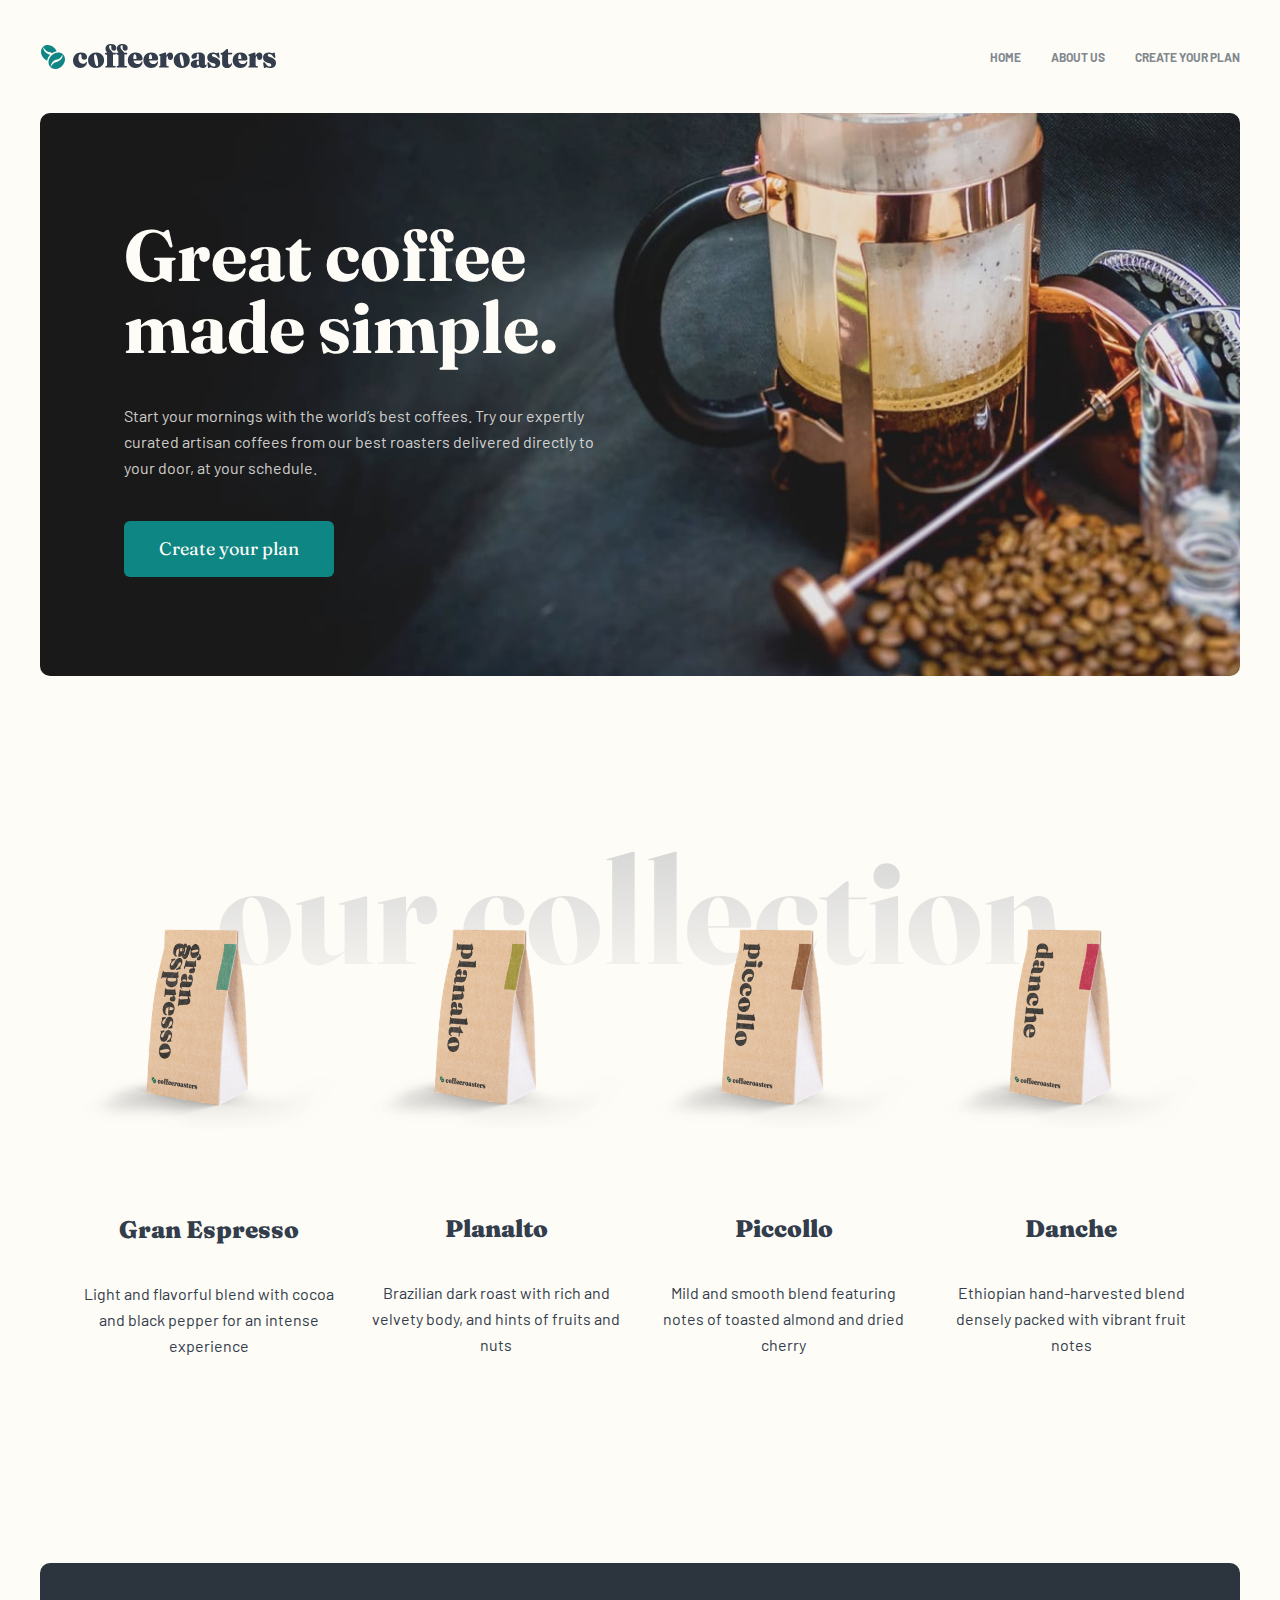
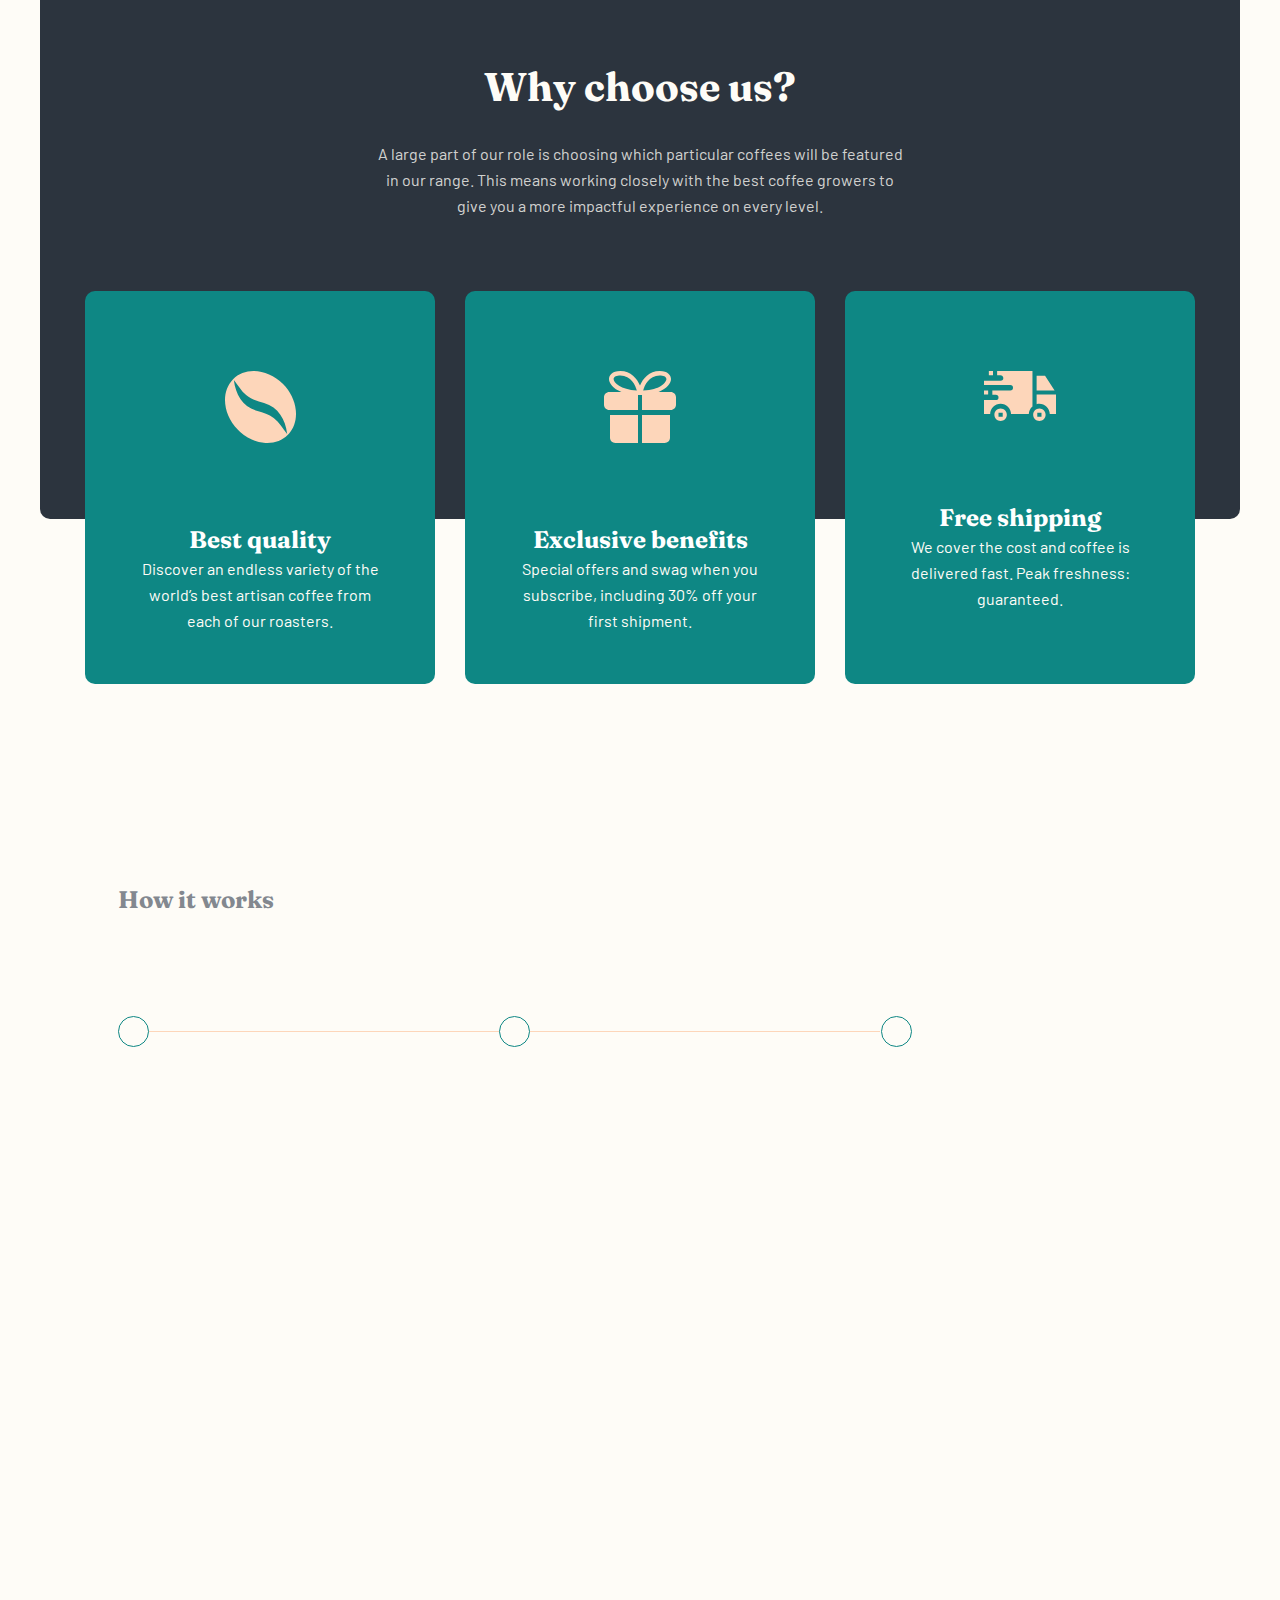
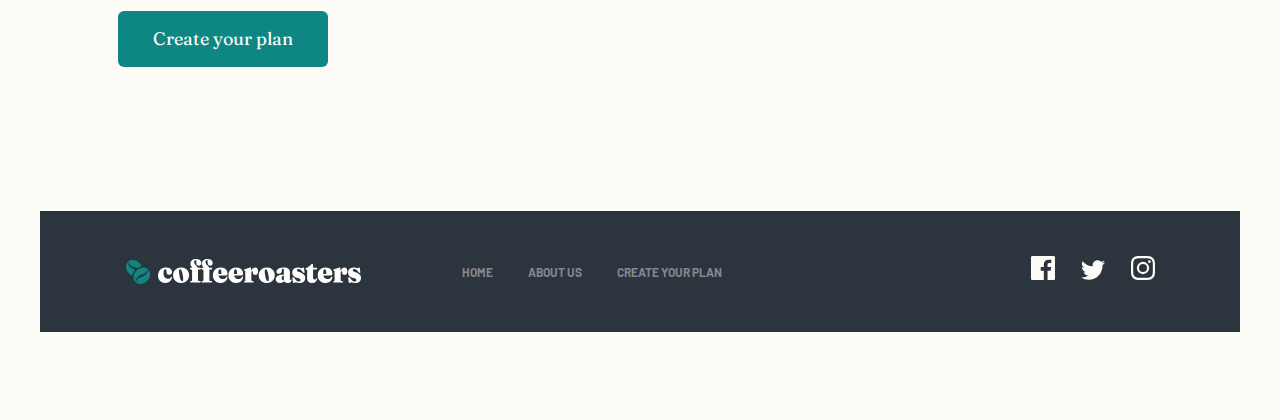
<file: index.html>
<!DOCTYPE html>
<html lang="en">
  <head>
    <meta charset="UTF-8" />
    <meta name="viewport" content="width=device-width, initial-scale=1.0" />

    <link rel="icon" type="image/x-icon" href="/assets/favicon.png">

    <link rel="stylesheet" href="./css/style.css" />
    <link rel="preconnect" href="https://fonts.gstatic.com" />
    <link
      href="https://fonts.googleapis.com/css2?family=Barlow:ital,wght@0,400;0,700;1,400;1,700&family=Fraunces:wght@900&display=swap"
      rel="stylesheet"
    />
    <link href="https://unpkg.com/aos@2.3.1/dist/aos.css" rel="stylesheet">
    <title>Frontend Mentor | Coffeeroasters subscription site</title>
  </head>
  <body>
    <header>
      <div class="container">
        <div class="logo">
          <a href="./index.html" aria-label="Homepage logo link"
            ><img src="assets/shared/desktop/logo.svg" alt="logo"
          /></a>
        </div>
        <button class="menu-toggle" aria-pressed="false"></button>
        <nav aria-label="main-navigation">
          <div class="nav-content">
          <ul>
            <li><a href="./index.html">Home</a></li>
            <li><a href="./about.html">About Us</a></li>
            <li><a href="./plan.html">Create Your Plan</a></li>
          </ul>
        </div>
        </nav>
      </div>
    </header>
    <div class="container" role="main">
      <section id="home-hero" class="hero">
        <picture>
          <source
            srcset="./assets/home/mobile/image-hero-coffeepress.jpg"
            media="(max-width: 600px)"
          />
          <source
            srcset="./assets/home/tablet/image-hero-coffeepress.jpg"
            media="(max-width: 800px)"
          />
          <img
            src="./assets/home/desktop/image-hero-coffeepress.jpg"
            alt="Coffeepress"
          />
        </picture>
        <div class="caption">
          <h1>Great coffee made simple.</h1>
          <p>
            Start your mornings with the world’s best coffees. Try our expertly
            curated artisan coffees from our best roasters delivered directly to
            your door, at your schedule.
          </p>
          <a href="./plan.html" class="button">Create your plan</a>
        </div>
      </section>

      <section id="our-collection">
        <div class="container">
        <div class="coffeewrap">
          <h2>Our collection</h2>

        <div class="coffee">
          <img
            src="./assets/home/desktop/image-gran-espresso.png"
            alt="Gran Espresso"
          />
          <h3>Gran Espresso</h3>
          <p>
            <p></p>Light and flavorful blend with cocoa and black pepper for an intense
            experience
          </p>
        </div>
        <div class="coffee">
          <img src="./assets/home/desktop/image-planalto.png" alt="Planalto" />
          <h3>Planalto</h3>
          <p>
            <p>Brazilian dark roast with rich and velvety body, and hints of fruits
            and nuts</p>
          </p>
        </div>
        <div class="coffee">
          <img src="./assets/home/desktop/image-piccollo.png" alt="Piccollo" />
          <h3>Piccollo</h3>
          <p>Mild and smooth blend featuring notes of toasted almond and dried
            cherry</p>
        </div>
        <div class="coffee">
          <img src="./assets/home/desktop/image-danche.png" alt="Danche" />
          <h3>Danche</h3>
          <p>Ethiopian hand-harvested blend densely packed with vibrant
            fruit notes</p>
        </div>
      </div>
      </div>
      </section>

      <section id="why-choose-us">
        <div class="choose-bg">
        <h2>Why choose us?</h2>
        <p>A large part of our role is choosing which
          particular coffees will be featured in our range. This means working closely
          with the best coffee growers to give you a more impactful experience on
          every level.</p>
        </div>
          <div id="choose-boxes">
            <div class="box">
              <img src="./assets/home/desktop/icon-coffee-bean.svg" alt="Best quality">
              <div class="content-box">
              <h3>Best quality</h3>
              <p>Discover an endless variety of the world’s best
                artisan coffee from each of our roasters.</p>
              </div>

            </div>
            <div class="box">
              <img src="./assets/home/desktop/icon-gift.svg" alt="Exclusive benefits">
              <div class="content-box">
              <h3>Exclusive benefits</h3>
              <p>Special offers
                and swag when you subscribe, including 30% off your first shipment.</p>
              </div>
            </div>
            <div class="box">
              <img src="./assets/home/desktop/icon-truck.svg" alt="Free
              shipping">
              <div class="content-box">
              <h3>Free
                shipping</h3>
              <p>We cover the cost and coffee is delivered fast. Peak freshness:
                guaranteed.</p>
              </div>
            </div>
          </div>
      </section>

      <section id="how-it-works">
        <h4>How it works</h4>

        <div id="line-with-dots">
          <div class="dot"></div>
          <div class="dot"></div>
          <div class="dot"></div>
        </div>
        <div class="how-box" data-aos="fade-up"
        data-aos-duration="1000" data-aos-delay="600" data-aos-anchor="#how-it-works" data-aos-anchor-placement="top-bottom">
          <span class="step-num">01</span>
          <h3>Pick your coffee</h3>
          <p>Select from our evolving range
            of artisan coffees. Our beans are ethically sourced and we pay fair prices
            for them. There are new coffees in all profiles every month for you to try
            out.</p>
        </div>
        <div class="how-box" data-aos="fade-up"
        data-aos-duration="1000" data-aos-delay="900" data-aos-anchor="#how-it-works" data-aos-anchor-placement="top-bottom">
          <span class="step-num">02</span>
          <h3>Choose the frequency</h3>
          <p>Customize your order frequency, quantity, even
            your roast style and grind type. Pause, skip or cancel your subscription
            with no commitment through our online portal.</p>
        </div>
        <div class="how-box" data-aos="fade-up"
        data-aos-duration="1000" data-aos-delay="1200" data-aos-anchor="#how-it-works" data-aos-anchor-placement="top-bottom">
          <span class="step-num">03</span>
          <h3>Receive and enjoy!</h3>
          <p>We ship
            your package within 48 hours, freshly roasted. Sit back and enjoy
            award-winning world-class coffees curated to provide a distinct tasting
            experience. 3</p>
        </div>
        <div class="button-row">        
          <a href="./plan.html" class="button">Create your plan</a>
        </div>
      </section>
    </div>

    <div class="container">
    <footer>
      <img src="./assets/shared/desktop/logo-footer.svg" class="logo" alt="Logo">

      <nav aria-label="footer-navigation">
        <ul>
          <li><a href="./index.html">Home</a></li>
          <li><a href="./about.html">About Us</a></li>
          <li><a href="./plan.html">Create Your Plan</a></li>
        </ul>
      </nav>

      <div class="social">
        <a href="#" aria-label="Facebook link"><svg xmlns="http://www.w3.org/2000/svg" width="24" height="24" class="social-img facebook"><path fill="#FEFCF7" d="M22.675 0H1.325C.593 0 0 .593 0 1.325v21.351C0 23.407.593 24 1.325 24H12.82v-9.294H9.692v-3.622h3.128V8.413c0-3.1 1.893-4.788 4.659-4.788 1.325 0 2.463.099 2.795.143v3.24l-1.918.001c-1.504 0-1.795.715-1.795 1.763v2.313h3.587l-.467 3.622h-3.12V24h6.116c.73 0 1.323-.593 1.323-1.325V1.325C24 .593 23.407 0 22.675 0z"/></svg></a>

        <a href="#" aria-label="Twitter link"><svg xmlns="http://www.w3.org/2000/svg" width="24" height="20" class="social-img twitter"><path fill="#FEFCF7" d="M24 2.557a9.83 9.83 0 01-2.828.775A4.932 4.932 0 0023.337.608a9.864 9.864 0 01-3.127 1.195A4.916 4.916 0 0016.616.248c-3.179 0-5.515 2.966-4.797 6.045A13.978 13.978 0 011.671 1.149a4.93 4.93 0 001.523 6.574 4.903 4.903 0 01-2.229-.616c-.054 2.281 1.581 4.415 3.949 4.89a4.935 4.935 0 01-2.224.084 4.928 4.928 0 004.6 3.419A9.9 9.9 0 010 17.54a13.94 13.94 0 007.548 2.212c9.142 0 14.307-7.721 13.995-14.646A10.025 10.025 0 0024 2.557z"/></svg></a>

        <a href="#" aria-label="Instagram link"><svg xmlns="http://www.w3.org/2000/svg" width="24" height="24" class="social-img instagram"><path fill="#FEFCF7" d="M12 2.163c3.204 0 3.584.012 4.85.07 3.252.148 4.771 1.691 4.919 4.919.058 1.265.069 1.645.069 4.849 0 3.205-.012 3.584-.069 4.849-.149 3.225-1.664 4.771-4.919 4.919-1.266.058-1.644.07-4.85.07-3.204 0-3.584-.012-4.849-.07-3.26-.149-4.771-1.699-4.919-4.92-.058-1.265-.07-1.644-.07-4.849 0-3.204.013-3.583.07-4.849.149-3.227 1.664-4.771 4.919-4.919 1.266-.057 1.645-.069 4.849-.069zM12 0C8.741 0 8.333.014 7.053.072 2.695.272.273 2.69.073 7.052.014 8.333 0 8.741 0 12c0 3.259.014 3.668.072 4.948.2 4.358 2.618 6.78 6.98 6.98C8.333 23.986 8.741 24 12 24c3.259 0 3.668-.014 4.948-.072 4.354-.2 6.782-2.618 6.979-6.98.059-1.28.073-1.689.073-4.948 0-3.259-.014-3.667-.072-4.947-.196-4.354-2.617-6.78-6.979-6.98C15.668.014 15.259 0 12 0zm0 5.838a6.162 6.162 0 100 12.324 6.162 6.162 0 000-12.324zM12 16a4 4 0 110-8 4 4 0 010 8zm6.406-11.845a1.44 1.44 0 100 2.881 1.44 1.44 0 000-2.881z"/></svg></a>

      </div>
    </footer>
    </div>

    <script src="./index.js"></script>
    <script src="https://unpkg.com/aos@2.3.1/dist/aos.js"></script>
    <script>
      AOS.init({
        once: true,
      });
    </script>
  </body>
</html>
</file>
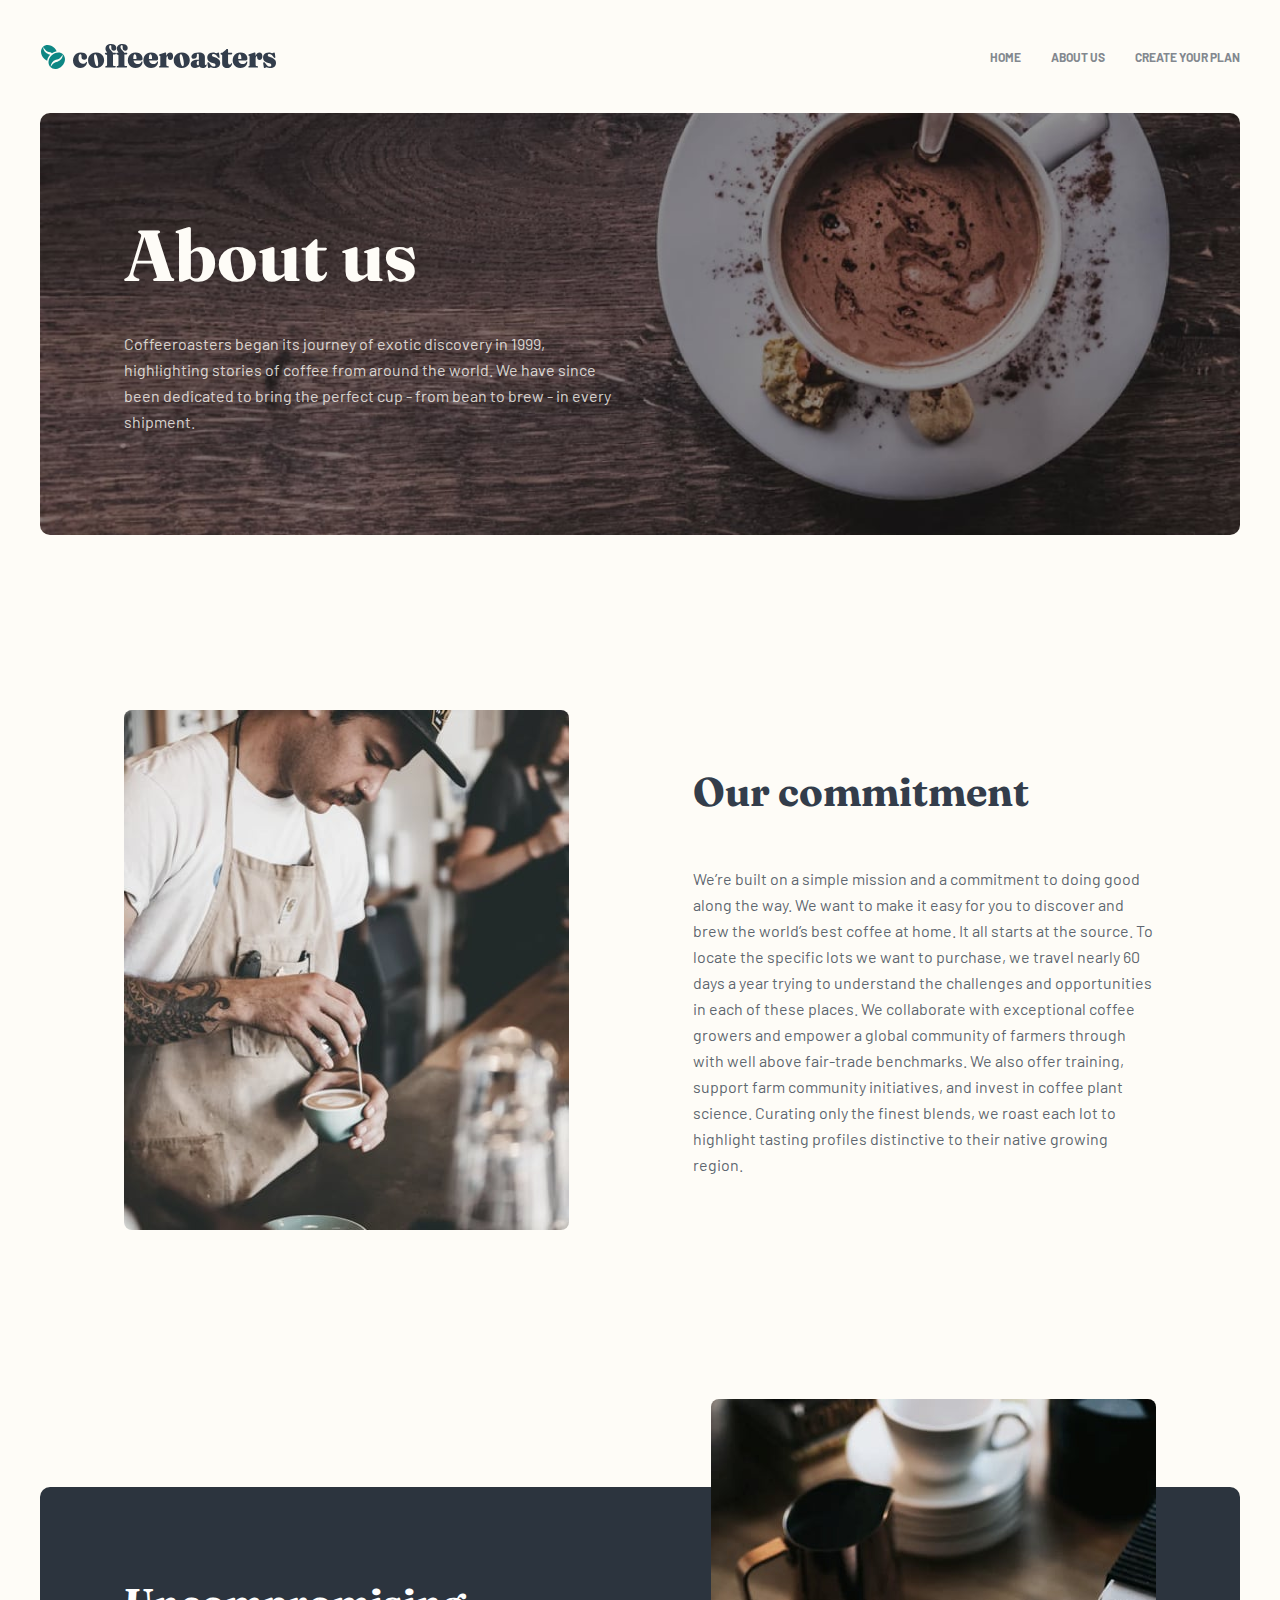
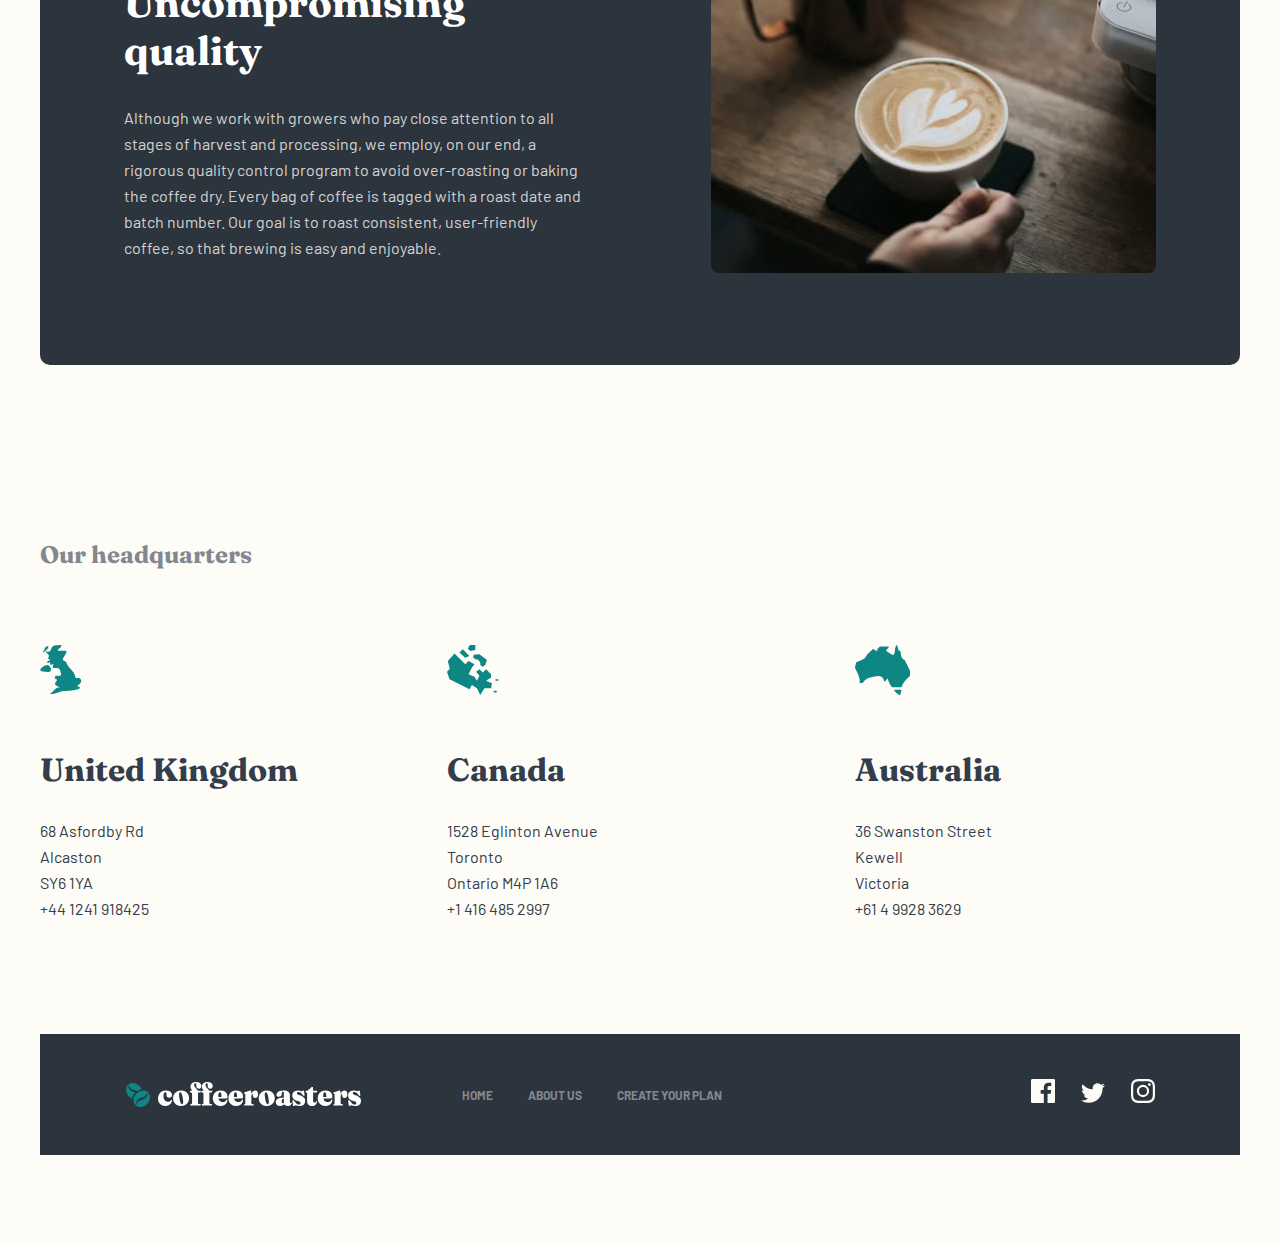
<file: about.html>
<!DOCTYPE html>
<html lang="en">
  <head>
    <meta charset="UTF-8" />
    <meta name="viewport" content="width=device-width, initial-scale=1.0" />

    <link rel="icon" type="image/x-icon" href="/assets/favicon.png">
    <link rel="stylesheet" href="./css/style.css" />
    <link rel="preconnect" href="https://fonts.gstatic.com" />
    <link
      href="https://fonts.googleapis.com/css2?family=Barlow:ital,wght@0,400;0,700;1,400;1,700&family=Fraunces:wght@900&display=swap"
      rel="stylesheet"
    />
    <link href="https://unpkg.com/aos@2.3.1/dist/aos.css" rel="stylesheet" />
    <title>Frontend Mentor | Coffeeroasters subscription site</title>
  </head>

  <body>
    <header>
      <div class="container">
        <div class="logo">
          <a href="./index.html" aria-label="Homepage logo link"
            ><img src="assets/shared/desktop/logo.svg" alt="logo"
          /></a>
        </div>
        <button class="menu-toggle" aria-pressed="false"></button>
        <nav aria-label="main-navigation">
          <div class="nav-content">
            <ul>
              <li><a href="./index.html">Home</a></li>
              <li><a href="./about.html">About Us</a></li>
              <li><a href="./plan.html">Create Your Plan</a></li>
            </ul>
          </div>
        </nav>
      </div>
    </header>

    <div class="container" role="main">
      <section id="about-hero" class="hero">
        <picture>
          <source
            srcset="./assets/about/mobile/image-hero-whitecup.jpg"
            media="(max-width: 600px)"
          />
          <source
            srcset="./assets/about/tablet/image-hero-whitecup.jpg"
            media="(max-width: 800px)"
          />
          <img
            src="./assets/about/desktop/image-hero-whitecup.jpg"
            alt="Coffeepress"
          />
        </picture>
        <div class="caption">
          <h1>About us</h1>
          <p>
            Coffeeroasters began its journey of exotic discovery in 1999,
            highlighting stories of coffee from around the world. We have since
            been dedicated to bring the perfect cup - from bean to brew - in
            every shipment.
          </p>
        </div>
      </section>

      <section id="our-commitment">
        <div id="commitment-img">
          <picture>
            <source
              srcset="./assets/about/mobile/image-commitment.jpg"
              media="(max-width: 705px)"
            />
            <source
              srcset="./assets/about/tablet/image-commitment.jpg"
              media="(max-width: 1029px)"
            />
            <img
              src="./assets/about/desktop/image-commitment.jpg"
              alt="Barista pouring coffee"
            />
          </picture>
        </div>
        <div id="commitment-text">
          <h2>Our commitment</h2>
          <p>
            We’re built on a simple mission and a commitment to doing good along
            the way. We want to make it easy for you to discover and brew the
            world’s best coffee at home. It all starts at the source. To locate
            the specific lots we want to purchase, we travel nearly 60 days a
            year trying to understand the challenges and opportunities in each
            of these places. We collaborate with exceptional coffee growers and
            empower a global community of farmers through with well above
            fair-trade benchmarks. We also offer training, support farm
            community initiatives, and invest in coffee plant science. Curating
            only the finest blends, we roast each lot to highlight tasting
            profiles distinctive to their native growing region.
          </p>
        </div>
      </section>

      <section id="uncompromising-quality">
        <div id="quality-text">
          <h2>Uncompromising quality</h2>
          <p>
            Although we work with growers who pay close attention to all stages
            of harvest and processing, we employ, on our end, a rigorous quality
            control program to avoid over-roasting or baking the coffee dry.
            Every bag of coffee is tagged with a roast date and batch number.
            Our goal is to roast consistent, user-friendly coffee, so that
            brewing is easy and enjoyable.
          </p>
        </div>
        <div id="quality-image">
          <picture>
            <source
              srcset="./assets/about/mobile/image-quality.jpg"
              media="(max-width: 705px)"
            />
            <source
              srcset="./assets/about/tablet/image-quality.jpg"
              media="(max-width: 1029px)"
            />
            <img
              src="./assets/about/desktop/image-quality.jpg"
              alt="Barista pouring coffee"
            />
          </picture>
        </div>
      </section>

      <section id="headquarters">
        <h4>Our headquarters</h4>

        <div id="location">
          <img
            src="./assets/about/desktop/illustration-uk.svg"
            alt="United Kingdom"
          />
          <h3>United Kingdom</h3>
          <p>
            68 Asfordby Rd<br />
            Alcaston<br />
            SY6 1YA<br />
            +44 1241 918425
          </p>
        </div>
        <div id="location">
          <img
            src="./assets/about/desktop/illustration-canada.svg"
            alt="Canada"
          />
          <h3>Canada</h3>
          <p>
            1528 Eglinton Avenue <br />
            Toronto <br />
            Ontario M4P 1A6 <br />
            +1 416 485 2997
          </p>
        </div>
        <div id="location">
          <img
            src="./assets/about/desktop/illustration-australia.svg"
            alt="Australia"
          />
          <h3>Australia</h3>
          <p>
            36 Swanston Street <br />
            Kewell <br />
            Victoria <br />
            +61 4 9928 3629
          </p>
        </div>
      </section>

      <footer>
        <img
          src="./assets/shared/desktop/logo-footer.svg"
          class="logo"
          alt="Logo"
        />

        <nav aria-label="footer-navigation">
          <ul>
            <li><a href="./index.html">Home</a></li>
            <li><a href="./about.html">About Us</a></li>
            <li><a href="./plan.html">Create Your Plan</a></li>
          </ul>
        </nav>

        <div class="social">
          <a href="#" aria-label="Facebook link"><svg xmlns="http://www.w3.org/2000/svg" width="24" height="24" class="social-img facebook"><path fill="#FEFCF7" d="M22.675 0H1.325C.593 0 0 .593 0 1.325v21.351C0 23.407.593 24 1.325 24H12.82v-9.294H9.692v-3.622h3.128V8.413c0-3.1 1.893-4.788 4.659-4.788 1.325 0 2.463.099 2.795.143v3.24l-1.918.001c-1.504 0-1.795.715-1.795 1.763v2.313h3.587l-.467 3.622h-3.12V24h6.116c.73 0 1.323-.593 1.323-1.325V1.325C24 .593 23.407 0 22.675 0z"/></svg></a>
  
          <a href="#" aria-label="Twitter link"><svg xmlns="http://www.w3.org/2000/svg" width="24" height="20" class="social-img twitter"><path fill="#FEFCF7" d="M24 2.557a9.83 9.83 0 01-2.828.775A4.932 4.932 0 0023.337.608a9.864 9.864 0 01-3.127 1.195A4.916 4.916 0 0016.616.248c-3.179 0-5.515 2.966-4.797 6.045A13.978 13.978 0 011.671 1.149a4.93 4.93 0 001.523 6.574 4.903 4.903 0 01-2.229-.616c-.054 2.281 1.581 4.415 3.949 4.89a4.935 4.935 0 01-2.224.084 4.928 4.928 0 004.6 3.419A9.9 9.9 0 010 17.54a13.94 13.94 0 007.548 2.212c9.142 0 14.307-7.721 13.995-14.646A10.025 10.025 0 0024 2.557z"/></svg></a>
  
          <a href="#" aria-label="Instagram link"><svg xmlns="http://www.w3.org/2000/svg" width="24" height="24" class="social-img instagram"><path fill="#FEFCF7" d="M12 2.163c3.204 0 3.584.012 4.85.07 3.252.148 4.771 1.691 4.919 4.919.058 1.265.069 1.645.069 4.849 0 3.205-.012 3.584-.069 4.849-.149 3.225-1.664 4.771-4.919 4.919-1.266.058-1.644.07-4.85.07-3.204 0-3.584-.012-4.849-.07-3.26-.149-4.771-1.699-4.919-4.92-.058-1.265-.07-1.644-.07-4.849 0-3.204.013-3.583.07-4.849.149-3.227 1.664-4.771 4.919-4.919 1.266-.057 1.645-.069 4.849-.069zM12 0C8.741 0 8.333.014 7.053.072 2.695.272.273 2.69.073 7.052.014 8.333 0 8.741 0 12c0 3.259.014 3.668.072 4.948.2 4.358 2.618 6.78 6.98 6.98C8.333 23.986 8.741 24 12 24c3.259 0 3.668-.014 4.948-.072 4.354-.2 6.782-2.618 6.979-6.98.059-1.28.073-1.689.073-4.948 0-3.259-.014-3.667-.072-4.947-.196-4.354-2.617-6.78-6.979-6.98C15.668.014 15.259 0 12 0zm0 5.838a6.162 6.162 0 100 12.324 6.162 6.162 0 000-12.324zM12 16a4 4 0 110-8 4 4 0 010 8zm6.406-11.845a1.44 1.44 0 100 2.881 1.44 1.44 0 000-2.881z"/></svg></a>
  
        </div>

    <script src="./index.js"></script>
    <script src="https://unpkg.com/aos@2.3.1/dist/aos.js"></script>
    <script>
      AOS.init({
        once: true,
      });
    </script>
  </body>
</html>

<!-- About us Coffeeroasters began its journey of exotic discovery in 1999,
    highlighting stories of coffee from around the world. We have since been
    dedicated to bring the perfect cup - from bean to brew - in every shipment.
  Our
    headquarters 
     Home About us
    Create your plan -->
</file>
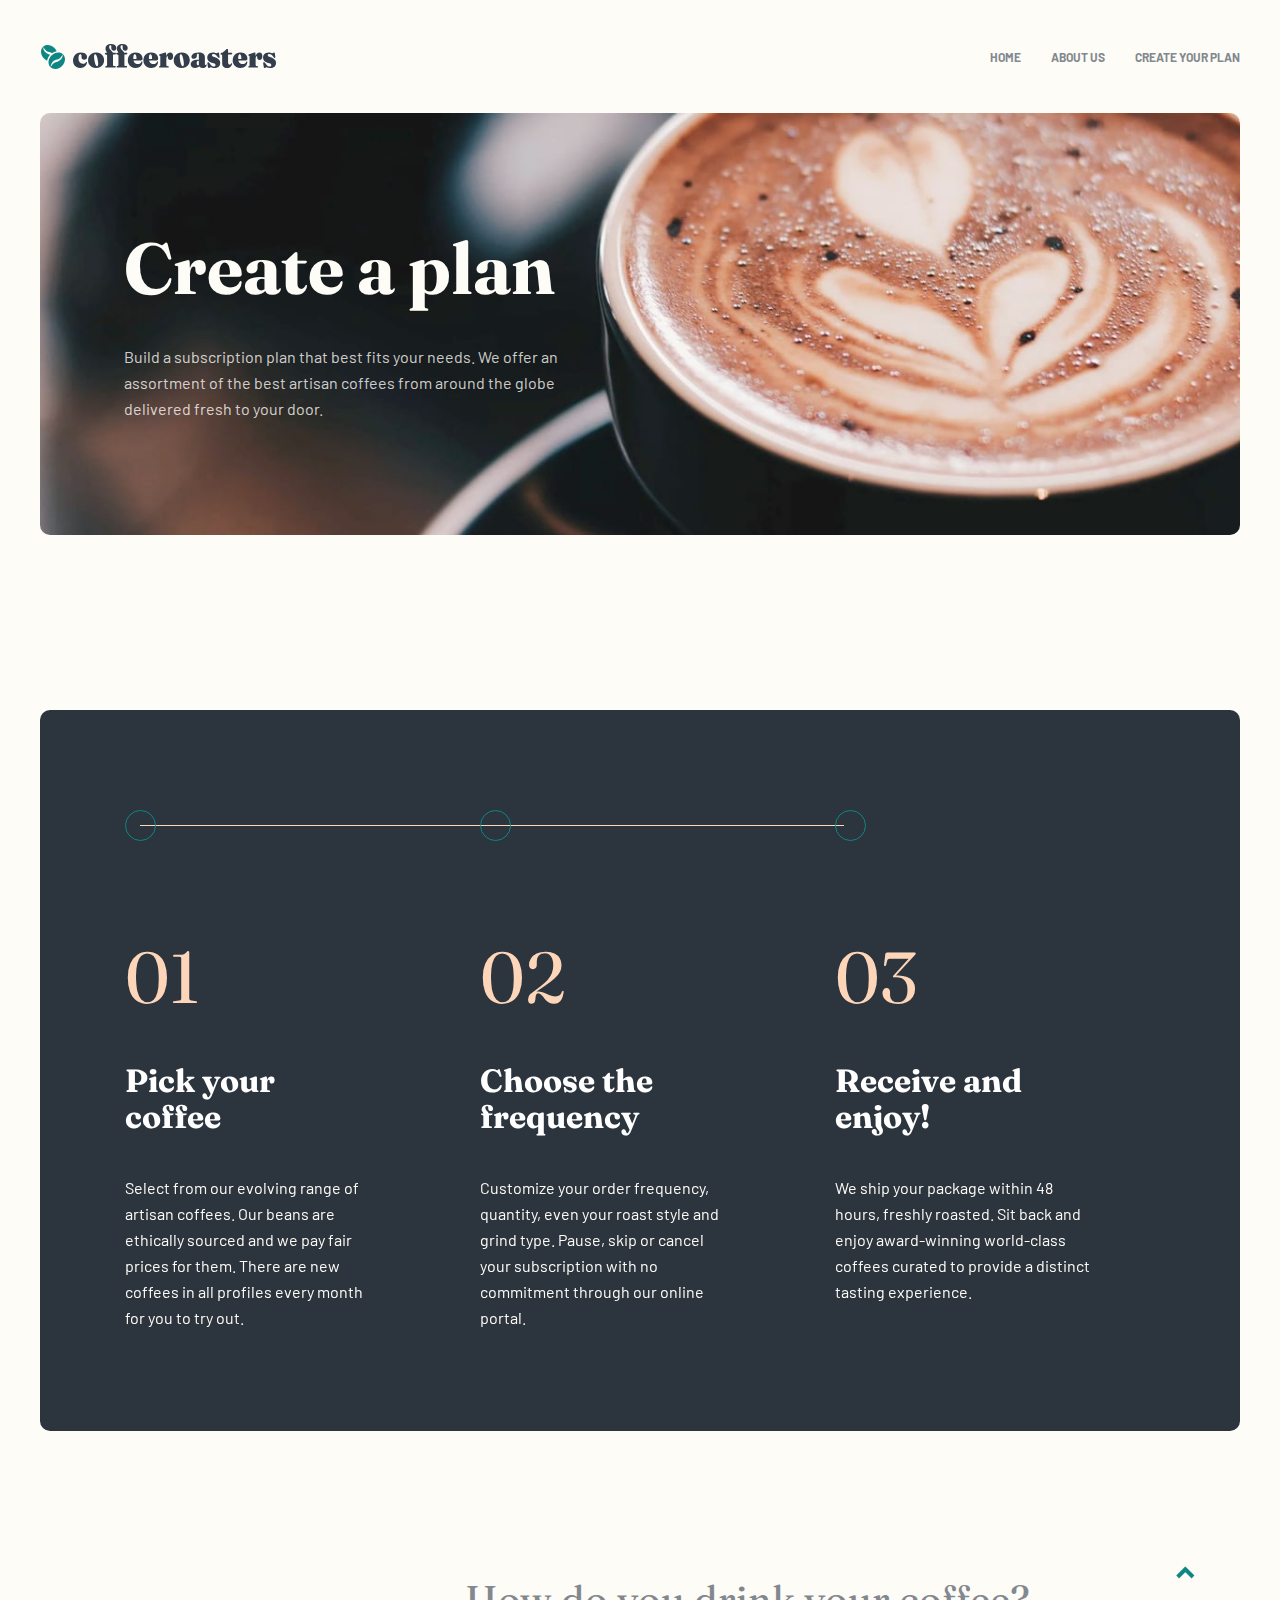
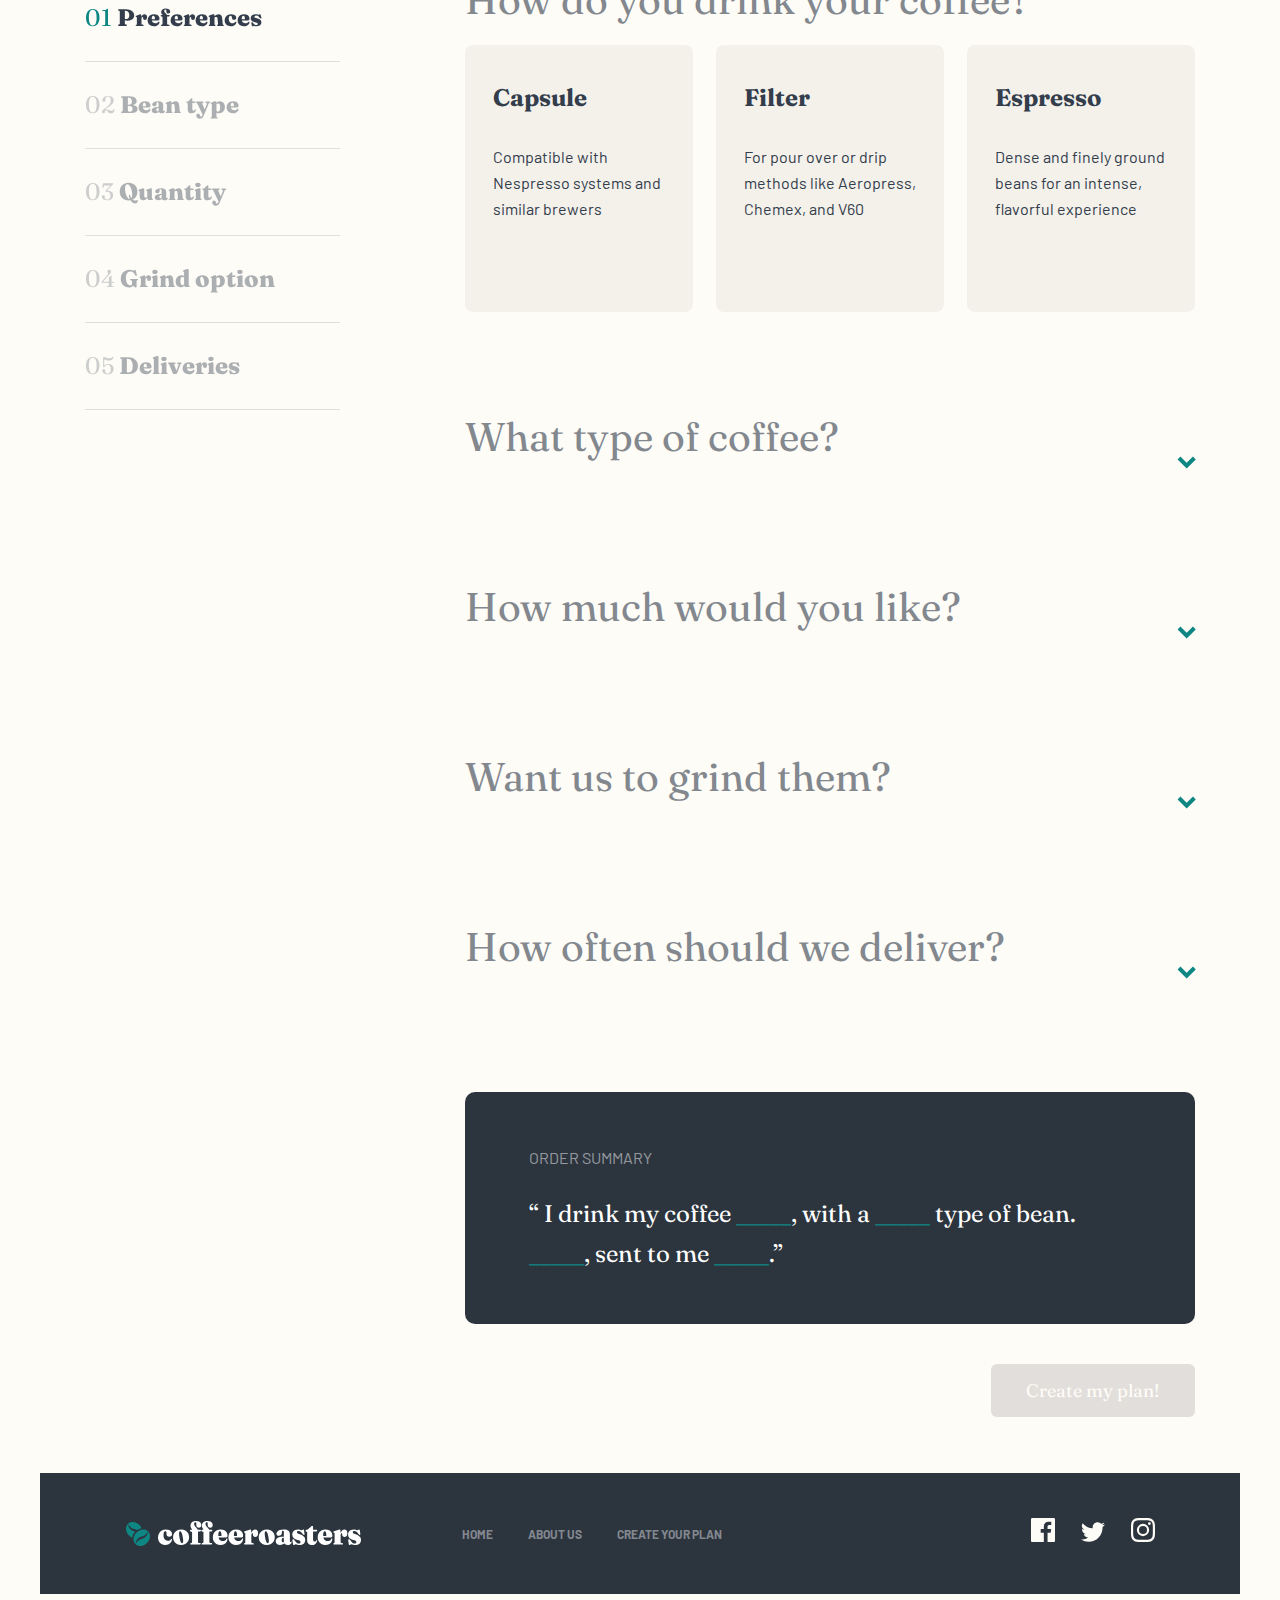
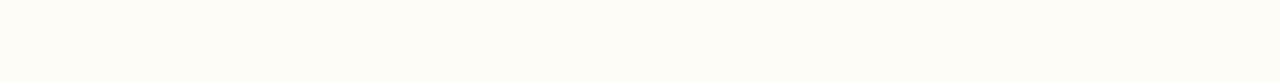
<file: plan.html>
<!DOCTYPE html>
<html lang="en">
<head>
  <meta charset="UTF-8">
  <meta name="viewport" content="width=device-width, initial-scale=1.0">

  <link rel="icon" type="image/x-icon" href="/assets/favicon.png">
  <link rel="stylesheet" href="./css/style.css" />
  <link rel="preconnect" href="https://fonts.gstatic.com" />
  <link
    href="https://fonts.googleapis.com/css2?family=Barlow:ital,wght@0,400;0,700;1,400;1,700&family=Fraunces:wght@900&display=swap"
    rel="stylesheet"
  />
  <link href="https://unpkg.com/aos@2.3.1/dist/aos.css" rel="stylesheet">
  <title>Frontend Mentor | Coffeeroasters subscription site</title>
</head>

<body>
  <header>
    <div class="container">
      <div class="logo">
        <a href="./index.html" aria-label="Homepage logo link"
          ><img src="assets/shared/desktop/logo.svg" alt="logo"
        /></a>
      </div>
      <button class="menu-toggle" aria-pressed="false"></button>
      <nav aria-label="main-navigation">
        <div class="nav-content">
        <ul>
          <li><a href="./index.html">Home</a></li>
          <li><a href="./about.html">About Us</a></li>
          <li><a href="./plan.html">Create Your Plan</a></li>
        </ul>
      </div>
      </nav>
    </div>
  </header>
  
  <div class="container" role="main">
    <section id="plan-hero" class="hero">
      <picture>
        <source
          srcset="./assets/plan/mobile/image-hero-blackcup.jpg"
          media="(max-width: 600px)"
        />
        <source
          srcset="./assets/plan/tablet/image-hero-blackcup.jpg"
          media="(max-width: 800px)"
        />
        <img
          src="./assets/plan/desktop/image-hero-blackcup.jpg"
          alt="Coffeepress"
        />
      </picture>
      <div class="caption">
        <h1>Create a plan</h1>
        <p>
          Build a subscription plan that best fits your needs. We offer an assortment of the best 
          artisan coffees from around the globe delivered fresh to your door.
        </p>
      </div>
    </section>
  </div>
  <div class="container tablet-full-width">
    <section id="how-it-works" class="plan">
      <div id="line-with-dots">
        <div class="dot"></div>
        <div class="dot"></div>
        <div class="dot"></div>
      </div>
      <div class="how-box" data-aos="fade-up"
      data-aos-duration="1000" data-aos-delay="600" data-aos-anchor="#how-it-works" data-aos-anchor-placement="top-bottom">
        <span class="step-num">01</span>
        <h3>Pick your coffee</h3>
        <p>Select from our evolving range
          of artisan coffees. Our beans are ethically sourced and we pay fair prices
          for them. There are new coffees in all profiles every month for you to try
          out.</p>
      </div>
      <div class="how-box" data-aos="fade-up"
      data-aos-duration="1000" data-aos-delay="900" data-aos-anchor="#how-it-works" data-aos-anchor-placement="top-bottom">
        <span class="step-num">02</span>
        <h3>Choose the frequency</h3>
        <p>Customize your order frequency, quantity, even
          your roast style and grind type. Pause, skip or cancel your subscription
          with no commitment through our online portal.</p>
      </div>
      <div class="how-box" data-aos="fade-up"
      data-aos-duration="1000" data-aos-delay="1200" data-aos-anchor="#how-it-works" data-aos-anchor-placement="top-bottom">
        <span class="step-num">03</span>
        <h3>Receive and enjoy!</h3>
        <p>We ship
          your package within 48 hours, freshly roasted. Sit back and enjoy
          award-winning world-class coffees curated to provide a distinct tasting
          experience.</p>
      </div>
    </section>
  </div>
  <div class="container">

    <div class="subscription">
      <nav class="sub-menu">
       <ul>
          <li data-question="how" class="active"><a href="#how"><span class="num">01</span> Preferences</a></li>
          <li data-question="type"><a href="#type"><span class="num">02</span> Bean type</a></li>
          <li data-question="quantity"><a href="#quantity"><span class="num">03</span> Quantity</a></li>
          <li data-question="grind"><a href="#grind"><span class="num">04</span> Grind option</a></li>
          <li data-question="frequency"><a href="#frequency"><span class="num">05</span> Deliveries</a></li>
        </ul>
      </nav>
      <div class="sub-order">
        <div class="accordion-wrap" data-question="how">
          <button id="how" class="accordion active">How do you drink your coffee?</button>
          <div  data-question="how" class="panel active">
            <div class="option" data-question="how" data-answer="Capsules">
              <h4>Capsule</h4>
              <p>Compatible with Nespresso systems and similar brewers</p>
              </div>
            <div class="option" data-question="how" data-answer="Filter">
              <h4>Filter</h4>
              <p>For pour over or drip methods like Aeropress, Chemex, and V60</p>
              </div>
            <div class="option" data-question="how" data-answer="Espresso">
              <h4>Espresso</h4>
              <p>Dense and finely ground beans for an intense, flavorful experience</p>
              </div>
          </div>
        </div>

        <div class="accordion-wrap" data-question="type">
        <button id="type" class="accordion">What type of coffee?</button>
        <div data-question="type" class="panel">
          <div class="option" data-question="type" data-answer="Single origin">
            <h4>Single origin</h4>
            <p>Distinct, high quality coffee from a specific family-owned farm</p>
            </div>
          <div class="option"  data-question="type" data-answer="Decaf">
            <h4>Decaf</h4>
            <p>Just like regular coffee, except the caffeine has been removed</p>
            </div>
          <div class="option" data-question="type" data-answer="Blended">
            <h4>Blended</h4>
            <p>Combination of two or three dark roasted beans of organic coffees</p>
            </div>
        </div>
      </div>

      <div class="accordion-wrap" data-question="quantity">
        <button id="quantity" class="accordion">How much would you like?</button>
        <div  data-question="quantity" class="panel">
          <div class="option" data-question="quantity" data-answer="250g">
            <h4>250g</h4>
            <p>Perfect for the solo drinker. Yields about 12 delicious cups.</p>
            </div>
          <div class="option" data-question="quantity" data-answer="500g">
            <h4>500g</h4>
            <p>Perfect option for a couple. Yields about 40 delectable cups.</p>
            </div>
          <div class="option" data-question="quantity" data-answer="1000g"> 
            <h4>1000g</h4>
            <p>Perfect for offices and events. Yields about 90 delightful cups.</p>
            </div>
        </div>
      </div>

      <div id="grind-row" class="accordion-wrap" data-question="grind">
        <button id="grind" class="accordion">Want us to grind them?</button>
        <div data-question="grind" class="panel">
          <div class="option" data-question="grind" data-answer="Wholebean">
            <h4>Wholebean</h4>
            <p>Best choice if you cherish the full sensory experience</p>
            </div>
          <div class="option" data-question="grind" data-answer="Filter">
            <h4>Filter</h4>
            <p>For drip or pour-over coffee methods such as V60 or Aeropress</p>
            </div>
          <div class="option" data-question="grind" data-answer="Cafetiere">
            <h4>Cafetiére</h4>
            <p>Course ground beans specially suited for french press coffee</p>
            </div>
        </div>
      </div>

      <div class="accordion-wrap" data-question="frequency">
        <button id="frequency" class="accordion">How often should we deliver?</button>
        <div data-question="frequency" class="panel last">
          <div class="option" data-question="frequency" data-answer="Every Week">
            <h4>Every week</h4>
            <p>$14.00 per shipment. Includes free first-class shipping.</p>
            </div>
          <div class="option" data-question="frequency" data-answer="Every Fortnight">
            <h4>Every 2 weeks</h4>
            <p>$17.25 per shipment. Includes free priority shipping.</p>
            </div>
          <div class="option" data-question="frequency" data-answer="Every Month">
            <h4>Every month</h4>
            <p>$22.50 per shipment. Includes free priority shipping.</p>
            </div>
        </div>
      </div>

      <div id="order-summary">
        <h4>Order Summary</h4>
        <p class="order-text">&#8220; I drink my coffee <span class="how-fragment"><span class="blue">_____</span>,</span> with a <span class="blue type-fragment">_____</span> type of bean. <span class="blue quantity-fragment">_____</span><span class="grind-fragment"></span>, sent to me <span class="blue frequency-fragment">_____</span>.&#8221;</p>
      </div>

      <button class="proceed-to-checkout" disabled>Create my plan!</button>
      </div>

      
    </div>
  <footer>

    <img src="./assets/shared/desktop/logo-footer.svg" class="logo" alt="Logo">

    <nav aria-label="footer-navigation">
      <ul>
        <li><a href="./index.html">Home</a></li>
        <li><a href="./about.html">About Us</a></li>
        <li><a href="./plan.html">Create Your Plan</a></li>
      </ul>
    </nav>

    <div class="social">
      <a href="#" aria-label="Facebook link"><svg xmlns="http://www.w3.org/2000/svg" width="24" height="24" class="social-img facebook"><path fill="#FEFCF7" d="M22.675 0H1.325C.593 0 0 .593 0 1.325v21.351C0 23.407.593 24 1.325 24H12.82v-9.294H9.692v-3.622h3.128V8.413c0-3.1 1.893-4.788 4.659-4.788 1.325 0 2.463.099 2.795.143v3.24l-1.918.001c-1.504 0-1.795.715-1.795 1.763v2.313h3.587l-.467 3.622h-3.12V24h6.116c.73 0 1.323-.593 1.323-1.325V1.325C24 .593 23.407 0 22.675 0z"/></svg></a>

      <a href="#" aria-label="Twitter link"><svg xmlns="http://www.w3.org/2000/svg" width="24" height="20" class="social-img twitter"><path fill="#FEFCF7" d="M24 2.557a9.83 9.83 0 01-2.828.775A4.932 4.932 0 0023.337.608a9.864 9.864 0 01-3.127 1.195A4.916 4.916 0 0016.616.248c-3.179 0-5.515 2.966-4.797 6.045A13.978 13.978 0 011.671 1.149a4.93 4.93 0 001.523 6.574 4.903 4.903 0 01-2.229-.616c-.054 2.281 1.581 4.415 3.949 4.89a4.935 4.935 0 01-2.224.084 4.928 4.928 0 004.6 3.419A9.9 9.9 0 010 17.54a13.94 13.94 0 007.548 2.212c9.142 0 14.307-7.721 13.995-14.646A10.025 10.025 0 0024 2.557z"/></svg></a>

      <a href="#" aria-label="Instagram link"><svg xmlns="http://www.w3.org/2000/svg" width="24" height="24" class="social-img instagram"><path fill="#FEFCF7" d="M12 2.163c3.204 0 3.584.012 4.85.07 3.252.148 4.771 1.691 4.919 4.919.058 1.265.069 1.645.069 4.849 0 3.205-.012 3.584-.069 4.849-.149 3.225-1.664 4.771-4.919 4.919-1.266.058-1.644.07-4.85.07-3.204 0-3.584-.012-4.849-.07-3.26-.149-4.771-1.699-4.919-4.92-.058-1.265-.07-1.644-.07-4.849 0-3.204.013-3.583.07-4.849.149-3.227 1.664-4.771 4.919-4.919 1.266-.057 1.645-.069 4.849-.069zM12 0C8.741 0 8.333.014 7.053.072 2.695.272.273 2.69.073 7.052.014 8.333 0 8.741 0 12c0 3.259.014 3.668.072 4.948.2 4.358 2.618 6.78 6.98 6.98C8.333 23.986 8.741 24 12 24c3.259 0 3.668-.014 4.948-.072 4.354-.2 6.782-2.618 6.979-6.98.059-1.28.073-1.689.073-4.948 0-3.259-.014-3.667-.072-4.947-.196-4.354-2.617-6.78-6.979-6.98C15.668.014 15.259 0 12 0zm0 5.838a6.162 6.162 0 100 12.324 6.162 6.162 0 000-12.324zM12 16a4 4 0 110-8 4 4 0 010 8zm6.406-11.845a1.44 1.44 0 100 2.881 1.44 1.44 0 000-2.881z"/></svg></a>

    </div>
  </footer>
  </div>

  <div class="checkout-modal-outer">
    <div class="checkout-modal-inner">
      <h2>Order Summary</h2>

      <div class="checkout-padding">
      <div class="order"></div>

      <p>Is this correct? You can proceed to checkout or go back to plan selection if something is off. Subscription discount codes can also be redeemed at the checkout.</p>
      
      <div class="row">
        <span class="price"></span> 
        <button class="checkout">Checkout</button>
      </div>
      
      </div>
      
    </div>
  </div>
  <script src="./index.js"></script>
  <script src="./plan.js"></script>
  <script src="https://unpkg.com/aos@2.3.1/dist/aos.js"></script>
  <script>
    AOS.init({
      once: true,
    });
  </script>
</body>

</html>
</file>
<file: css/style.css>
#home-hero {
  display: grid;
  grid-template-columns: 1fr;
  grid-template-rows: 1fr;
  align-items: center;
}

#home-hero h1 {
  margin-bottom: 40px;
}

#home-hero h1,
#home-hero p {
  color: #fefcf7;
}

#home-hero p {
  color: rgba(254, 252, 247, 0.8);
}

#home-hero picture {
  grid-column: 1/-1;
  grid-row: 1/-1;
  max-width: 100%;
}

#home-hero img {
  border-radius: 10px;
  max-width: 100%;
}

#home-hero .button {
  margin-top: 40px;
}

#home-hero .caption {
  grid-column: 1/-1;
  grid-row: 1/-1;
  max-width: 50%;
  padding-left: 84px;
  max-width: calc(495px + 84px);
}

#our-collection {
  padding: 152px 0 204px 0;
}

#our-collection h2 {
  text-align: center;
  background-image: linear-gradient(180deg, #d4d4d4 0%, #F6F5F1 100%);
  background-size: 100%;
  background-repeat: repeat;
  background-size: 100%;
  -webkit-background-clip: text;
  -webkit-text-fill-color: transparent;
  background-clip: text;
  -moz-text-fill-color: transparent;
  text-transform: lowercase;
  font-size: 150px;
  line-height: 150px;
  grid-column: 1/-1;
  margin-bottom: -86px;
  z-index: -1;
}

#our-collection .coffeewrap {
  grid-template-columns: repeat(4, minmax(0, 1fr));
  grid-gap: 30px;
  display: grid;
  max-width: 1122px;
  margin: 0 auto;
}

#our-collection .coffee {
  text-align: center;
}

#our-collection .coffee img {
  max-width: 255px;
  margin-bottom: 78px;
}

#our-collection .coffee h3 {
  margin-bottom: 35px;
  font-weight: 900;
  font-size: 24px;
  line-height: 32px;
}

#why-choose-us {
  text-align: center;
  color: rgba(254, 252, 247, 0.8);
}

#why-choose-us h2 {
  color: #fefcf7;
  line-height: 48px;
  margin-bottom: 30px;
}

#why-choose-us p {
  max-width: 540px;
  margin: 0 auto;
}

#why-choose-us #choose-boxes {
  display: grid;
  grid-template-columns: repeat(3, minmax(0, 1fr));
  grid-gap: 30px;
  text-align: center;
  max-width: 1110px;
  margin: 85px auto 0;
  margin-top: -228px;
  margin-bottom: 200px;
}

#why-choose-us #choose-boxes .box {
  background: #0e8784;
  color: #fefcf7;
  padding: 80px 48px 50px 48px;
  border-radius: 10px;
}

#why-choose-us #choose-boxes .box img {
  margin-bottom: 74px;
}

#why-choose-us #choose-boxes .box h3 {
  font-size: 24px;
  line-height: 32px;
  color: #fff;
}

#why-choose-us .choose-bg {
  background: #2C343E;
  border-radius: 10px;
  padding: 100px 0 300px 0;
}

#how-it-works,
#line-with-dots {
  display: grid;
  grid-template-columns: repeat(3, minmax(0, 1fr));
  grid-gap: 100px;
  max-width: 1045px;
  width: 100%;
  margin: 0 auto;
}

#how-it-works {
  margin-bottom: 144px;
}

#how-it-works h4 {
  grid-column: 1/-1;
  color: #83888f;
}

#how-it-works .step-num {
  color: #fdd6ba;
  font-size: 72px;
  line-height: 72px;
  font-family: "Fraunces", serif;
  margin-bottom: 50px;
  display: block;
}

#how-it-works .button-row {
  grid-column: 1/-1;
}

#how-it-works .how-box h3 {
  padding-right: 30px;
  margin-bottom: 40px;
}

#how-it-works #line-with-dots {
  grid-column: 1/-1;
  position: relative;
}

#how-it-works #line-with-dots::before {
  position: absolute;
  display: block;
  height: 1px;
  width: 73%;
  background: #fdd6ba;
  content: "";
  top: 15px;
}

#how-it-works #line-with-dots .dot {
  height: 31px;
  width: 31px;
  border: 1px solid #0e8784;
  background: #fefcf7;
  border-radius: 50%;
  z-index: 100;
}

@media only screen and (max-width: 1029px) {
  #home-hero h1 {
    margin-bottom: 24px;
    font-size: 48px;
    line-height: 48px;
  }
  #home-hero p {
    font-size: 15px;
    line-height: 25px;
  }
  #home-hero .caption {
    padding-left: 60px;
    display: flex;
    flex-direction: column;
    align-items: start;
  }
  #our-collection h2 {
    font-size: 96px;
    line-height: 96px;
  }
  #our-collection .coffeewrap {
    grid-template-columns: 1fr;
  }
  #our-collection .choose-bg {
    padding: 66px 0 294px 0;
    min-height: 573px;
  }
  #why-choose-us #choose-boxes {
    margin-top: -280px;
    margin-bottom: 200px;
    max-width: 573px;
    margin-left: 60px;
    margin-right: 60px;
    grid-template-columns: 1fr;
  }
  #why-choose-us #choose-boxes .box {
    display: grid;
    grid-template-columns: auto 1fr;
    grid-gap: 55px;
    padding: 45px 70px 40px 70px;
    place-items: center;
  }
  #why-choose-us #choose-boxes .box img {
    margin-bottom: 0;
  }
  #why-choose-us #choose-boxes .box .content-box {
    text-align: left;
  }
  #how-it-works,
  #line-with-dots {
    grid-gap: 21px;
  }
}

@media only screen and (max-width: 705px) {
  #how-it-works {
    grid-template-columns: 1fr;
  }
  #line-with-dots {
    display: none;
  }
  #why-choose-us .choose-bg {
    padding: 66px 25px 294px 25px;
    min-height: 900px;
  }
  #why-choose-us #choose-boxes {
    margin-top: -569px;
    max-width: none;
    margin-left: 25px;
    margin-right: 25px;
  }
  #why-choose-us #choose-boxes .box {
    grid-template-columns: 1fr;
    padding: 66px 35px 48px 35px;
  }
  #why-choose-us #choose-boxes .box .content-box {
    text-align: center;
  }
  #our-collection {
    padding-top: 140px;
  }
  #our-collection .container {
    padding: 0;
  }
  #our-collection h2 {
    font-size: 40px;
    line-height: 72px;
    background-image: linear-gradient(180deg, #a6a9ac 0%, #d7d8d6 100%);
    transform: unset;
    margin-bottom: 0;
  }
  #our-collection .coffee h3 {
    margin-bottom: 12px;
  }
  #our-collection .coffee img {
    margin-bottom: 34px;
  }
  #home-hero h1 {
    margin-bottom: 27px;
    font-size: 40px;
    line-height: 40px;
    text-align: center;
  }
  #home-hero p {
    font-size: 15px;
    line-height: 25px;
    text-align: center;
  }
  #home-hero .caption {
    max-width: unset;
    display: flex;
    flex-direction: column;
    align-items: center;
    padding: 0px 22px;
  }
}

#our-commitment {
  display: grid;
  grid-template-columns: auto 1fr;
  grid-column-gap: 124px;
  padding: 0 84px;
  align-items: center;
  color: rgba(51, 61, 75, 0.8);
}

#our-commitment h2 {
  margin-bottom: 50px;
}

#our-commitment img {
  border-radius: 8px;
}

#uncompromising-quality {
  padding: 92px 84px 20px 84px;
  display: grid;
  grid-template-columns: 1fr auto;
  grid-column-gap: 124px;
  background: #2c343e;
  border-radius: 10px;
  margin-top: 250px;
}

#uncompromising-quality h2 {
  color: #fff;
  margin-bottom: 30px;
}

#uncompromising-quality p {
  color: rgba(254, 252, 247, 0.8);
}

#uncompromising-quality #quality-image img {
  display: block;
  transition: tran;
  transform: translateY(calc((88px + 92px) * -1));
  margin-bottom: calc((88px + 20px) * -1);
  border-radius: 8px;
}

#headquarters {
  display: grid;
  grid-template-columns: repeat(3, 1fr);
  grid-column-gap: 22px;
  margin-top: 174px;
  margin-bottom: 112px;
}

#headquarters h4 {
  grid-column: 1/-1;
  color: #83888f;
  margin-bottom: 74px;
}

#headquarters h3 {
  margin-bottom: 30px;
}

#headquarters #location img {
  height: 50px;
  margin-bottom: 50px;
}

@media only screen and (max-width: 1029px) {
  #our-commitment {
    grid-column-gap: 69px;
    padding: 0px;
  }
  #uncompromising-quality {
    padding: 0px;
    grid-template-columns: 1fr;
  }
  #uncompromising-quality #quality-image {
    order: -1;
    display: flex;
    justify-content: center;
  }
  #uncompromising-quality #quality-image img {
    transform: translateY(-160px);
    margin-bottom: -85px;
    order: -1;
  }
  #uncompromising-quality #quality-text {
    padding: 0 55px;
    margin: 0 auto;
    text-align: center;
    margin-bottom: 68px;
  }
}

@media only screen and (max-width: 705px) {
  #our-commitment {
    grid-template-columns: 1fr;
    grid-row-gap: 40px;
    text-align: center;
  }
  #commitment-img {
    display: flex;
    justify-content: center;
  }
  #uncompromising-quality {
    padding-top: 82px;
  }
  #uncompromising-quality h2 {
    font-size: 28px;
    line-height: 28px;
  }
  #uncompromising-quality #quality-text {
    padding: 0 23px;
  }
  #uncompromising-quality #quality-image {
    max-width: 85%;
    margin: 0 auto;
  }
  #headquarters {
    grid-template-columns: 1fr;
    grid-row-gap: 70px;
    margin-top: 174px;
    margin-bottom: 112px;
    text-align: center;
  }
  #headquarters h3 {
    font-size: 28px;
    line-height: 36px;
  }
}

#how-it-works.plan {
  background: #2c343e;
  max-width: none;
  padding: 100px 150px 100px 85px;
  border-radius: 10px;
}

#how-it-works.plan h3 {
  color: #fff;
}

#how-it-works.plan p {
  color: #fefcf7;
}

#how-it-works.plan #line-with-dots .dot {
  background: transparent;
}

#how-it-works.plan #line-with-dots::before {
  left: 15px;
}

.sub-menu ul {
  list-style-type: none;
  font-family: "Fraunces", serif;
  position: sticky;
  top: 80px;
}

.sub-menu li {
  padding: 30px 0;
  font-weight: 800;
  font-size: 24px;
  border-bottom: 1px solid rgba(131, 136, 143, 0.25);
  color: rgba(51, 61, 75, 0.4);
  cursor: pointer;
}

.sub-menu li a,
.sub-menu li a:visited {
  color: rgba(51, 61, 75, 0.4);
}

.sub-menu li.active, .sub-menu li:hover,
.sub-menu li.active a,
.sub-menu li:hover a {
  color: #333d4b;
}

.sub-menu li.active .num, .sub-menu li:hover .num,
.sub-menu li.active a .num,
.sub-menu li:hover a .num {
  color: #0e8784;
}

.sub-menu a:first-child li {
  padding-top: 0;
}

.sub-menu a:last-child li {
  border-bottom: none;
}

.sub-menu .num {
  font-weight: 400;
  color: rgba(131, 136, 143, 0.4);
}

.sub-menu li.active .num,
.sub-menu li.active a .num,
.sub-menu li.active a:visited .num {
  color: #0e8784;
}

.sub-menu a {
  text-decoration: none;
}

.sub-menu .disabledsub {
  cursor: not-allowed;
  pointer-events: none;
  opacity: 0.2;
}

.subscription {
  max-width: 1110px;
  margin: 0 auto;
  display: grid;
  grid-template-columns: 255px auto;
  grid-gap: 125px;
}

.accordion {
  width: 100%;
  text-align: left;
  padding: 0;
  margin-bottom: 21px;
  border-radius: 0;
  font-size: 40px;
  background: transparent;
  color: #83888f;
  display: flex;
  align-items: center;
  pointer-events: all;
}

.accordion:hover {
  background: transparent;
  color: #83888f;
}

.accordion:hover::after {
  content: url("data:image/svg+xml,%3Csvg width='19' height='13' xmlns='http://www.w3.org/2000/svg'%3E%3Cpath d='M15.949.586l2.828 2.828-9.096 9.096L.586 3.414 3.414.586l6.267 6.267z' fill='%2366D2CF' fill-rule='nonzero'/%3E%3C/svg%3E");
}

.accordion::after {
  content: url("data:image/svg+xml,%3Csvg width='19' height='13' xmlns='http://www.w3.org/2000/svg'%3E%3Cpath d='M15.949.586l2.828 2.828-9.096 9.096L.586 3.414 3.414.586l6.267 6.267z' fill='%230E8784' fill-rule='nonzero'/%3E%3C/svg%3E");
  display: flex;
  width: 18px;
  height: 12px;
  margin-left: auto;
}

.accordion.active::after {
  transform: rotate(180deg);
}

.accordion.disabled {
  cursor: not-allowed;
  opacity: 0.5;
  pointer-events: all;
}

.accordion.disabled::after {
  content: url("data:image/svg+xml,%3Csvg width='19' height='13' xmlns='http://www.w3.org/2000/svg'%3E%3Cpath d='M15.949.586l2.828 2.828-9.096 9.096L.586 3.414 3.414.586l6.267 6.267z' fill='%230E8784' fill-rule='nonzero'/%3E%3C/svg%3E");
}

.panel {
  grid-template-columns: repeat(3, 1fr);
  grid-gap: 23px;
  display: none;
  overflow: hidden;
  scroll-margin-top: 100px;
}

.panel.active {
  display: grid;
}

.option {
  background: #f4f1eb;
  padding: 37px 28px 90px 28px;
  border-radius: 8px;
  font-size: 16px;
  cursor: pointer;
}

.option:hover {
  background: #fdd6ba;
}

.option.selected {
  background: #0e8784;
}

.option.selected h4,
.option.selected p {
  color: #fefcf7;
}

.option h4 {
  margin-bottom: 30px;
}

.accordion-wrap {
  margin-bottom: 100px;
}

#order-summary {
  background: #2C343E;
  border-radius: 10px;
  margin-bottom: 40px;
  padding: 50px 64px;
  font-size: 24px;
  color: #fff;
  font-family: "Fraunces", serif;
  line-height: 40px;
}

#order-summary h4 {
  color: rgba(255, 255, 255, 0.5);
  font-family: "Barlow", sans-serif;
  font-size: 16px;
  font-weight: 400;
  text-transform: uppercase;
  margin-bottom: 20px;
}

#order-summary span.blue {
  color: #0e8784;
}

.checkout-modal-outer {
  position: fixed;
  top: 0;
  width: 100vw;
  height: 100vh;
  max-width: 100%;
  background: rgba(0, 0, 0, 0.5);
  display: grid;
  place-content: center;
  opacity: 0;
  pointer-events: none;
  transition: all linear 0.3s;
}

.open {
  opacity: 1;
  pointer-events: all;
}

.checkout-modal-inner {
  background: #fefcf7;
  border-radius: 8px;
  overflow: hidden;
  max-width: 540px;
}

.checkout-modal-inner h2 {
  background: #333d4b;
  color: #fff;
  padding: 56px 56px 50px 56px;
}

.checkout-modal-inner p {
  color: rgba(51, 61, 75, 0.8);
}

.checkout-modal-inner .checkout-padding {
  padding: 56px;
}

.checkout-modal-inner .row {
  display: flex;
  align-items: center;
  justify-content: space-between;
  flex-wrap: wrap;
  margin-top: 50px;
}

.checkout-modal-inner .price {
  font-size: 32px;
  line-height: 36px;
  font-family: "Fraunces", serif;
  color: #333d4b;
}

.checkout-modal-inner .order {
  margin-bottom: 25px;
  font-size: 24px;
  line-height: 40px;
  font-family: "Fraunces", serif;
  color: #83888f;
}

.checkout-modal-inner .blue {
  color: #0e8784;
}

.sub-order {
  display: flex;
  flex-direction: column;
  flex-wrap: wrap;
}

.sub-order button {
  margin-left: auto;
  scroll-margin-top: 30px;
}

@media only screen and (max-width: 1029px) {
  .container.tablet-full-width {
    max-width: none;
    padding: 0;
  }
  #how-it-works.plan {
    padding: 95px 40px;
  }
  .subscription {
    grid-template-columns: 1fr;
  }
  .subscription .sub-menu {
    display: none;
  }
}

@media only screen and (max-width: 705px) {
  h1 {
    font-size: 40px;
    line-height: 40px;
  }
  h3 {
    font-size: 28px;
    line-height: 32px;
  }
  .panel {
    grid-template-columns: 1fr;
  }
  .option {
    padding: 30px 25px;
  }
  .option h4 {
    margin-bottom: 14px;
  }
  #how-it-works.plan {
    text-align: center;
    grid-row-gap: 65px;
  }
  #how-it-works.plan .how-box h3 {
    padding-right: 0;
  }
  .accordion {
    font-size: 24px;
    line-height: 32px;
  }
  .accordion-wrap {
    margin-bottom: 95px;
  }
  #order-summary {
    padding: 35px 24px;
  }
  .checkout-modal-outer {
    place-items: center;
  }
  .checkout-modal-outer h2 {
    font-size: 28px;
    line-height: 32px;
    padding: 28px 24px 28px 24px;
  }
  .checkout-modal-inner {
    max-width: 90%;
  }
  .checkout-modal-inner .order {
    margin-bottom: 14px;
  }
  .checkout-modal-inner .checkout-padding {
    padding: 36px 24px 24px 24px;
  }
  .sub-order button {
    margin: 0 auto 30px;
  }
  .accordion::after {
    margin-left: 30px;
  }
}

* {
  box-sizing: border-box;
  padding: 0;
  margin: 0;
}

html {
  scroll-behavior: smooth;
}

body {
  font-family: "Barlow", sans-serif;
  font-weight: 400;
  font-size: 16px;
  line-height: 26px;
  background: #fefcf7;
  color: #333d4b;
  overflow-x: hidden;
}

img {
  max-width: 100%;
}

h1,
h2,
h3,
h4,
h5,
h6 {
  font-family: "Fraunces", serif;
  color: #333d4b;
}

h1 {
  font-size: 72px;
  line-height: 72px;
}

h2 {
  font-size: 40px;
  line-height: 48px;
}

h3 {
  font-size: 32px;
  line-height: 36px;
}

h4 {
  font-size: 24px;
  line-height: 32px;
}

.container {
  max-width: 1280px;
  margin: 0 auto;
}

button,
.button {
  background: #0e8784;
  color: #fefcf7;
  border: none;
  font-size: 18px;
  font-family: "Fraunces", serif;
  padding: 15px 35px;
  border-radius: 6px;
  cursor: pointer;
  display: inline-block;
  text-decoration: none;
}

button:hover,
.button:hover {
  background: #66d2cf;
}

button:disabled,
.button:disabled {
  background: #e2dedb;
  cursor: disabled;
}

header nav ul,
footer nav ul {
  list-style: none;
  display: flex;
  flex-wrap: wrap;
}

header nav a,
footer nav a {
  text-transform: uppercase;
  text-decoration: none;
  font-family: "Barlow", sans-serif;
  font-weight: 700;
  font-size: 12px;
  color: #83888f;
  margin-right: 35px;
}

header nav a:last-child,
footer nav a:last-child {
  margin-right: 0;
}

header nav a:hover,
footer nav a:hover {
  color: #fff;
}

header .logo {
  max-height: 27px;
}

header.activated {
  height: 100vh;
  position: fixed;
  background: linear-gradient(#fefcf7, #fefcf7 50%, transparent);
  left: 0;
}

header .menu-toggle {
  background: transparent;
  padding: 10px;
  display: none;
}

header .menu-toggle::before {
  content: url("../assets/shared/mobile/icon-hamburger.svg");
}

header .menu-toggle.activated::before {
  content: url("../assets/shared/mobile/icon-close.svg");
}

header .container {
  display: flex;
  justify-content: space-between;
  padding-top: 43px;
  padding-bottom: 43px;
  flex-wrap: wrap;
  align-items: center;
}

header nav li {
  padding-left: 30px;
}

header nav a:hover {
  color: #333d4b;
}

footer {
  background: #2C343E;
  padding: 45px 85px;
  display: flex;
  flex-wrap: wrap;
  align-items: center;
  margin-bottom: 88px;
  margin-top: 56px;
}

footer .logo {
  margin-right: 100px;
}

footer nav li {
  margin-right: 35px;
}

footer nav a:hover {
  color: #fff;
}

footer .social {
  margin-left: auto;
}

footer .social svg {
  margin-left: 23px;
}

footer .social-img:hover path {
  cursor: pointer;
  fill: #fdd6ba;
}

#plan-hero,
#about-hero {
  display: grid;
  grid-template-columns: 1fr;
  grid-template-rows: 1fr;
  align-items: center;
  margin-bottom: 168px;
}

#plan-hero h1,
#about-hero h1 {
  margin-bottom: 40px;
}

#plan-hero h1,
#plan-hero p,
#about-hero h1,
#about-hero p {
  color: #fefcf7;
}

#plan-hero p,
#about-hero p {
  color: rgba(254, 252, 247, 0.8);
}

#plan-hero picture,
#about-hero picture {
  grid-column: 1/-1;
  grid-row: 1/-1;
  max-width: 100%;
}

#plan-hero img,
#about-hero img {
  border-radius: 10px;
  max-width: 100%;
}

#plan-hero .caption,
#about-hero .caption {
  grid-column: 1/-1;
  grid-row: 1/-1;
  max-width: 50%;
  padding-left: 84px;
  max-width: calc(495px + 84px);
}

@media only screen and (max-width: 1280px) {
  .container {
    padding: 0 40px;
  }
}

@media only screen and (max-width: 1029px) {
  h1 {
    font-size: 32px;
    line-height: 40px;
  }
  footer {
    display: grid;
    grid-template-columns: 1fr;
    place-items: center;
    grid-row-gap: 33px;
  }
  footer .logo {
    margin-right: 0;
  }
  footer nav a {
    margin: 0 32px;
  }
  footer .social {
    margin-left: unset;
    margin-top: 33px;
  }
  #plan-hero h1,
  #about-hero h1 {
    margin-bottom: 25px;
  }
  #plan-hero .caption,
  #about-hero .caption {
    padding-left: 84px;
    max-width: calc(398px + 84px);
    font-size: 15px;
    line-height: 25px;
  }
}

@media only screen and (max-width: 705px) {
  body {
    font-size: 15px;
    line-height: 25px;
  }
  h1 {
    font-size: 40px;
    line-height: 40px;
  }
  h2 {
    font-size: 32px;
    line-height: 48px;
  }
  .container {
    padding: 0 23px;
  }
  header .menu-toggle {
    display: block;
  }
  header nav {
    display: none;
  }
  header nav.activated {
    display: block;
    margin-top: 88px;
  }
  header nav li {
    width: 100%;
    text-align: center;
    margin-bottom: 45px;
    padding-left: 0;
  }
  header nav a {
    font-family: "Fraunces", serif;
    color: #333d4b;
    font-size: 24px;
    line-height: 32px;
    text-transform: none;
  }
  footer {
    grid-row-gap: 45px;
  }
  footer nav ul {
    justify-content: center;
    flex-direction: column;
    align-items: center;
  }
  footer nav li {
    margin-right: 0;
  }
  footer nav a {
    margin: 0;
  }
  footer .social {
    width: 100%;
    display: flex;
    justify-content: space-evenly;
    margin-top: 0;
  }
  footer .social svg {
    margin-left: 0;
  }
  #plan-hero,
  #about-hero {
    margin-bottom: 121px;
  }
  #plan-hero .caption,
  #about-hero .caption {
    padding-left: 23px;
    padding-right: 23px;
    max-width: unset;
    text-align: center;
  }
  #plan-hero p,
  #about-hero p {
    font-size: 15px;
    line-height: 25px;
  }
}
</file>
